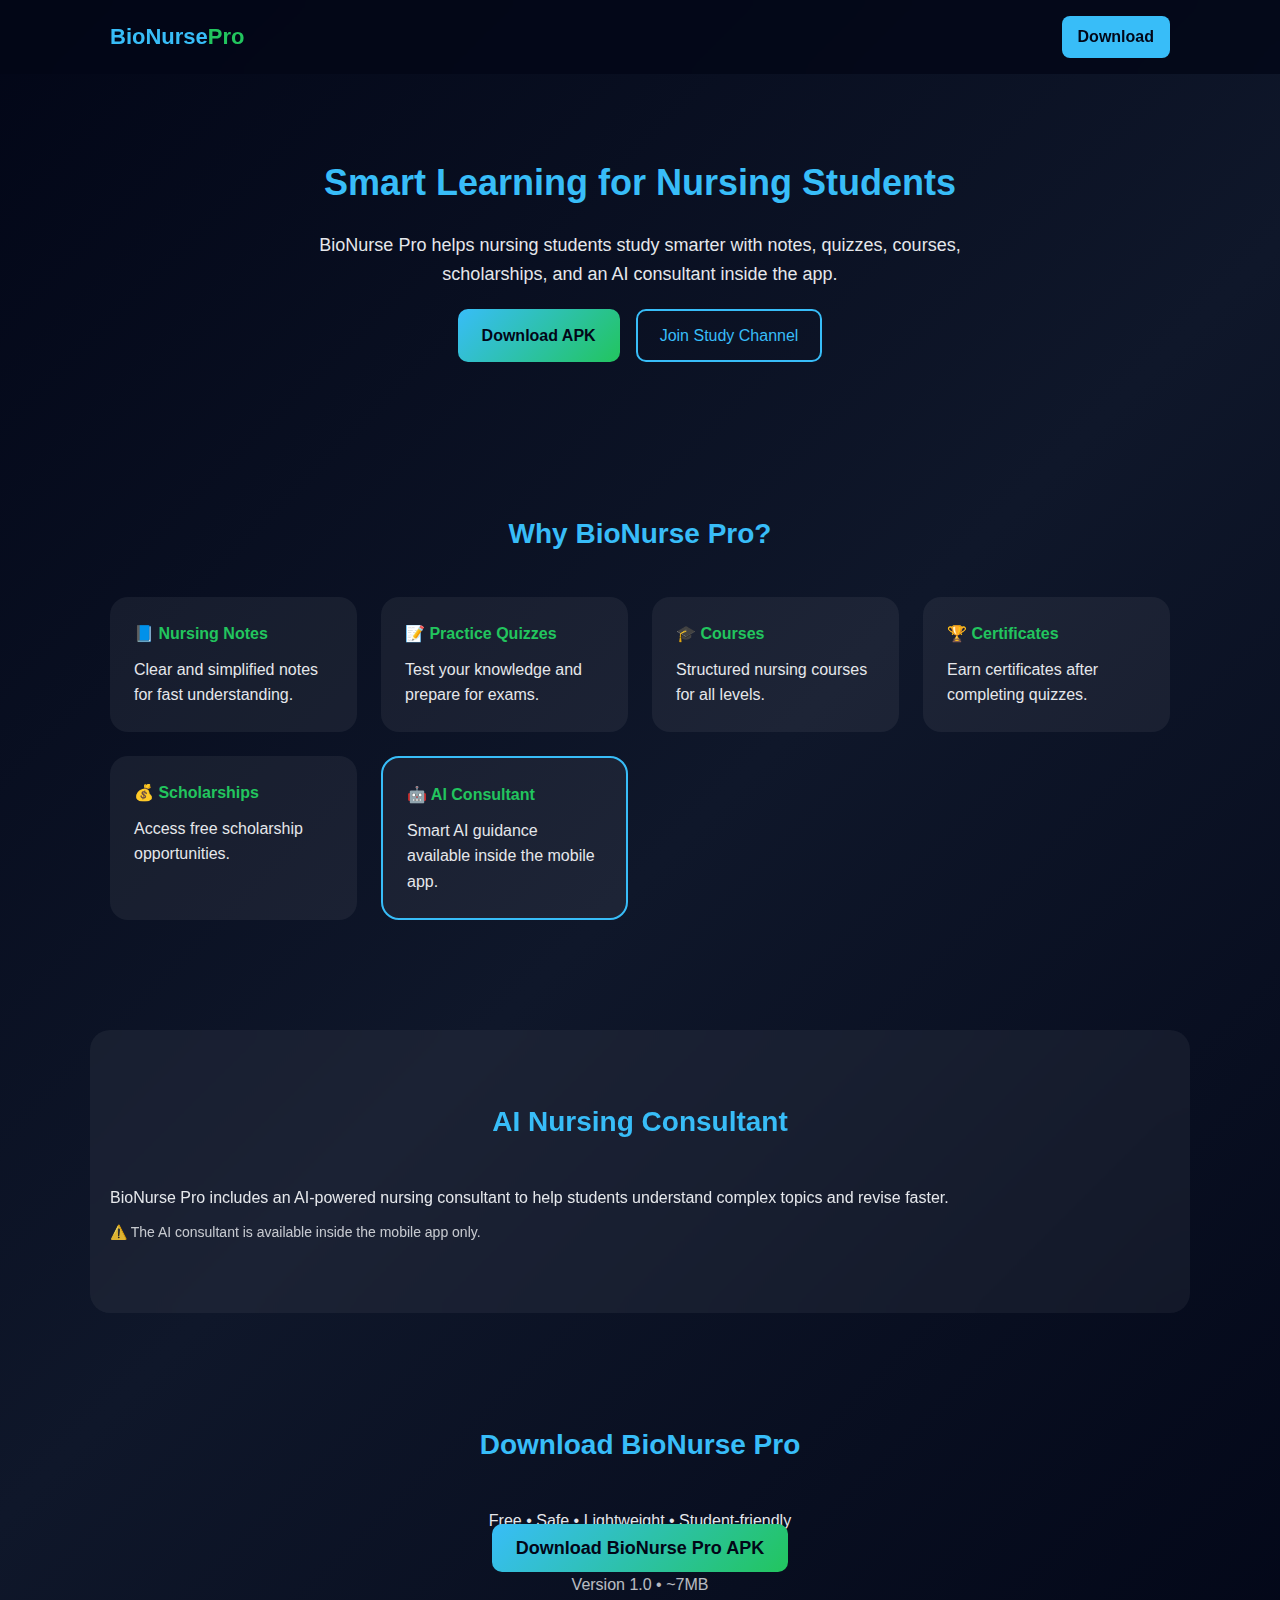
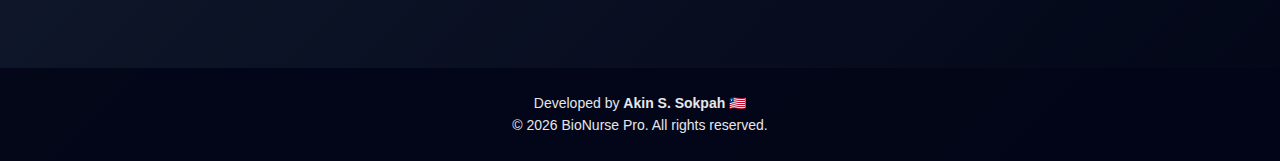
<file: index.html>
<!DOCTYPE html>
<html lang="en">
<head>
  <meta charset="UTF-8" />
  <meta name="viewport" content="width=device-width, initial-scale=1.0" />

  <title>BioNurse Pro – Smart Nursing Study App</title>

  <meta name="description" content="BioNurse Pro is a modern nursing study app with notes, quizzes, courses, scholarships, and an AI nursing consultant inside the app." />

  <link rel="stylesheet" href="style.css" />
</head>
<body>

  <!-- NAVBAR -->
  <header class="navbar">
    <div class="nav-container">
      <h1 class="logo">BioNurse<span>Pro</span></h1>
      <a href="#download" class="nav-btn">Download</a>
    </div>
  </header>

  <!-- HERO -->
  <section class="hero">
    <div class="hero-content">
      <h2>Smart Learning for Nursing Students</h2>
      <p>
        BioNurse Pro helps nursing students study smarter with notes,
        quizzes, courses, scholarships, and an AI consultant inside the app.
      </p>

      <div class="hero-buttons">
        <a
          href="https://github.com/stech-hub/bionurseapk-website/releases/download/v1/myapp.apk"
          target="_blank"
          class="btn-primary"
        >
          Download APK
        </a>

        <a
          href="https://whatsapp.com/channel/0029Vb6qja16buMAUsybF741"
          target="_blank"
          class="btn-outline"
        >
          Join Study Channel
        </a>
      </div>
    </div>
  </section>

  <!-- FEATURES -->
  <section class="section">
    <h3>Why BioNurse Pro?</h3>

    <div class="grid">
      <div class="card">
        <h4>📘 Nursing Notes</h4>
        <p>Clear and simplified notes for fast understanding.</p>
      </div>

      <div class="card">
        <h4>📝 Practice Quizzes</h4>
        <p>Test your knowledge and prepare for exams.</p>
      </div>

      <div class="card">
        <h4>🎓 Courses</h4>
        <p>Structured nursing courses for all levels.</p>
      </div>

      <div class="card">
        <h4>🏆 Certificates</h4>
        <p>Earn certificates after completing quizzes.</p>
      </div>

      <div class="card">
        <h4>💰 Scholarships</h4>
        <p>Access free scholarship opportunities.</p>
      </div>

      <div class="card highlight">
        <h4>🤖 AI Consultant</h4>
        <p>Smart AI guidance available inside the mobile app.</p>
      </div>
    </div>
  </section>

  <!-- AI INFO -->
  <section class="section glass">
    <h3>AI Nursing Consultant</h3>
    <p>
      BioNurse Pro includes an AI-powered nursing consultant
      to help students understand complex topics and revise faster.
    </p>
    <p class="note">
      ⚠️ The AI consultant is available inside the mobile app only.
    </p>
  </section>

  <!-- DOWNLOAD -->
  <section class="section center" id="download">
    <h3>Download BioNurse Pro</h3>
    <p>Free • Safe • Lightweight • Student-friendly</p>

    <a
      href="https://github.com/stech-hub/bionurseapk-website/releases/download/v1/myapp.apk"
      class="btn-primary big"
      target="_blank"
    >
      Download BioNurse Pro APK
    </a>

    <p class="small">Version 1.0 • ~7MB</p>
  </section>

  <!-- FOOTER -->
  <footer class="footer">
    <p>Developed by <strong>Akin S. Sokpah</strong> 🇱🇷</p>
    <p>© 2026 BioNurse Pro. All rights reserved.</p>
  </footer>

  <script src="script.js"></script>
</body>
</html>
</file>
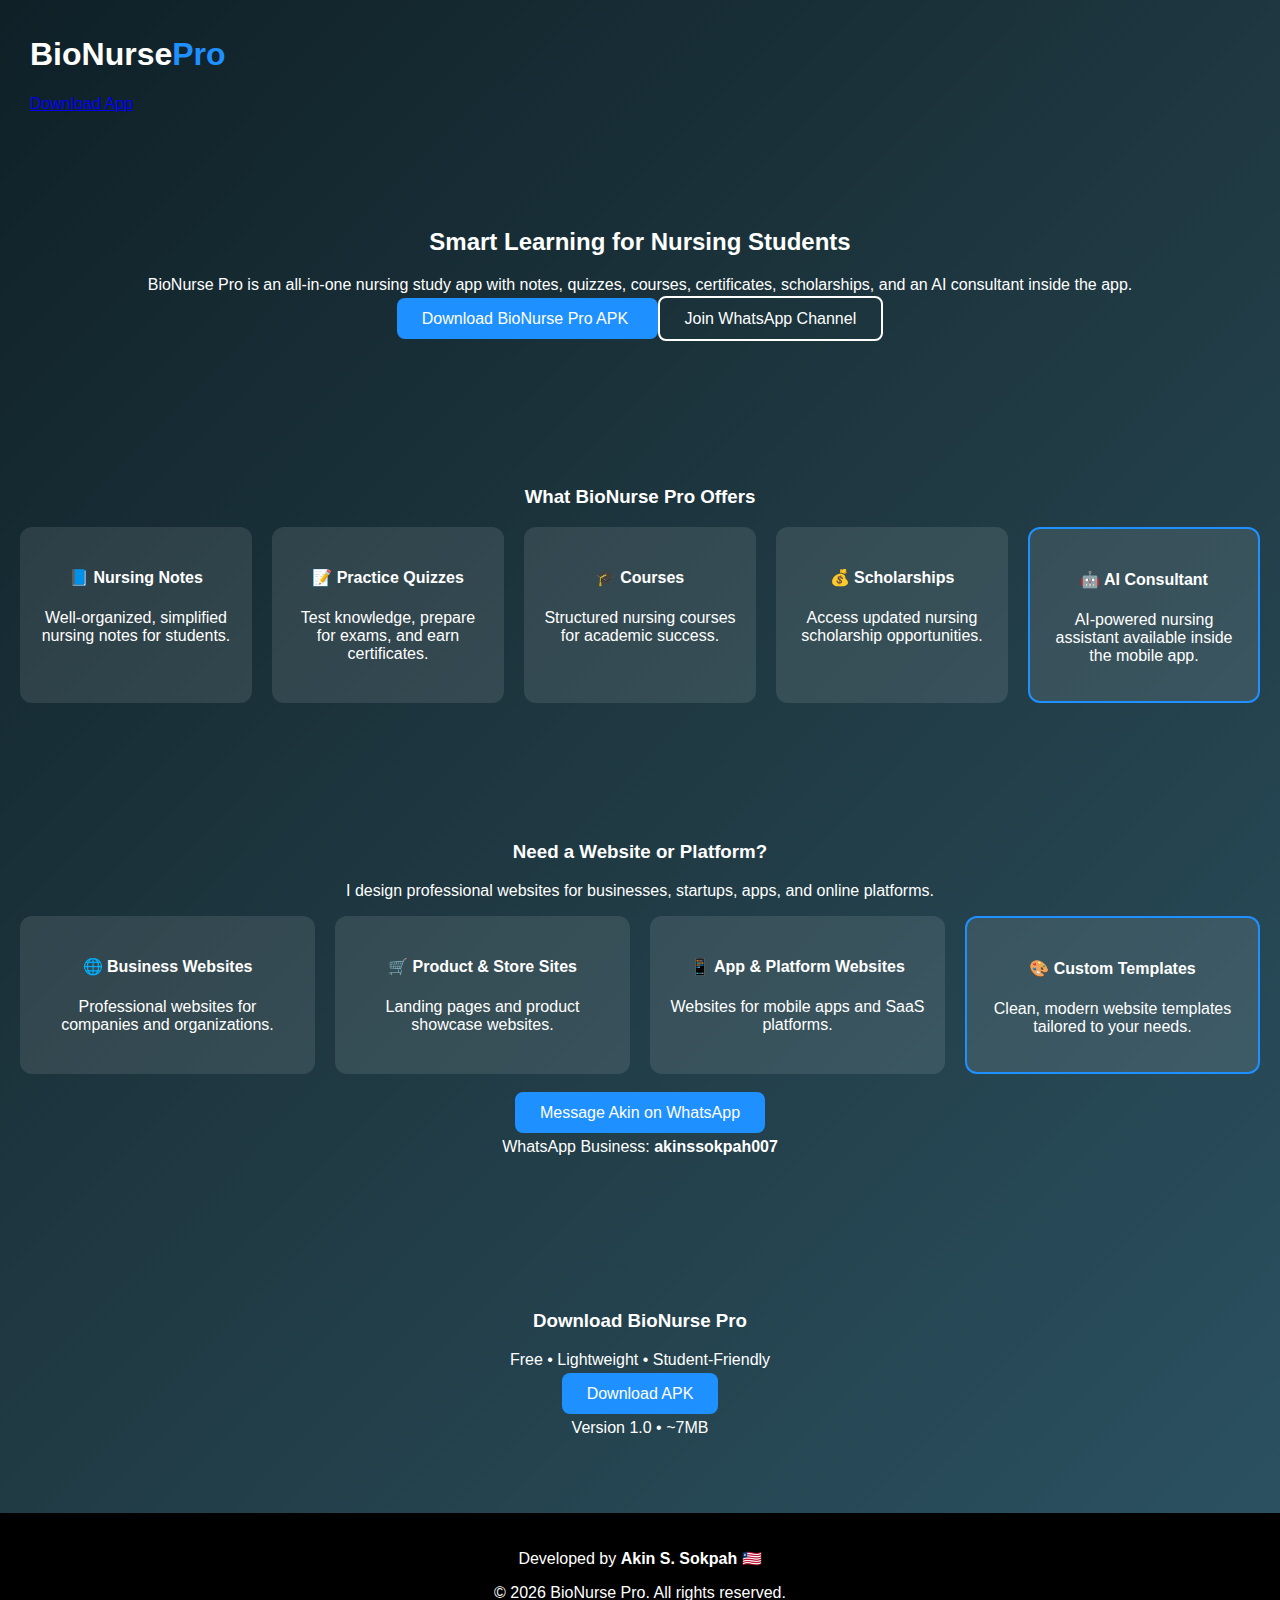
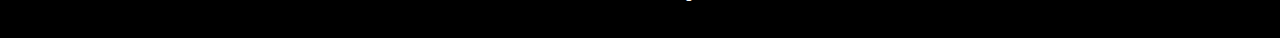
<file: public/index.html>
<!DOCTYPE html>
<html lang="en">
<head>
  <!-- ================= BASIC ================= -->
  <meta charset="UTF-8" />
  <meta name="viewport" content="width=device-width, initial-scale=1.0" />

  <title>BioNurse Pro – Free Nursing Study App for Students Worldwide</title>

  <meta name="description" content="BioNurse Pro is a free nursing study app for nursing and healthcare students worldwide. Get nursing notes, quizzes, courses, certificates, scholarships, and AI consultant inside the app." />

  <meta name="keywords" content="BioNurse Pro, nursing study app, free nursing app, nursing notes app, nursing quiz app, nursing students app, healthcare study app, nursing education app, medical study app" />

  <!-- ================= GOOGLE VERIFY ================= -->
  <meta name="google-site-verification" content="Xph8kvaL-aAkTHe30pd74SqDHgdUFGDx7p3TLie_LTI" />

  <!-- ================= OPEN GRAPH ================= -->
  <meta property="og:title" content="BioNurse Pro – Free Nursing Study App" />
  <meta property="og:description" content="Free nursing study app with notes, quizzes, courses, scholarships, certificates, and AI consultant inside the app." />
  <meta property="og:type" content="website" />
  <meta property="og:url" content="https://bnp-website.vercel.app/" />
  <meta property="og:image" content="https://bnp-website.vercel.app/public/images/bionurse-preview.png" />

  <!-- ================= TWITTER ================= -->
  <meta name="twitter:card" content="summary_large_image" />
  <meta name="twitter:title" content="BioNurse Pro – Nursing Study App" />
  <meta name="twitter:description" content="Free nursing app for students worldwide." />
  <meta name="twitter:image" content="https://bnp-website.vercel.app/public/images/bionurse-preview.png" />

  <link rel="stylesheet" href="style.css" />

  <!-- ================= FAQ SCHEMA ================= -->
  <script type="application/ld+json">
  {
    "@context": "https://schema.org",
    "@type": "FAQPage",
    "mainEntity": [
      {
        "@type": "Question",
        "name": "What is BioNurse Pro?",
        "acceptedAnswer": {
          "@type": "Answer",
          "text": "BioNurse Pro is a free nursing study app for nursing and healthcare students worldwide. It includes notes, quizzes, courses, certificates, scholarships, and an AI consultant inside the app."
        }
      },
      {
        "@type": "Question",
        "name": "Is BioNurse Pro free?",
        "acceptedAnswer": {
          "@type": "Answer",
          "text": "Yes, BioNurse Pro is completely free for students."
        }
      },
      {
        "@type": "Question",
        "name": "Does the website have AI?",
        "acceptedAnswer": {
          "@type": "Answer",
          "text": "No. The AI consultant is available inside the BioNurse Pro mobile app only."
        }
      }
    ]
  }
  </script>
</head>

<body>

  <!-- ================= NAVBAR ================= -->
  <header class="navbar">
    <div class="nav-container">
      <h1 class="logo">BioNurse<span>Pro</span></h1>
      <a href="#download" class="nav-btn">Download App</a>
    </div>
  </header>

  <!-- ================= HERO ================= -->
  <section class="hero">
    <div class="hero-content">
      <h2>Smart Learning for Nursing Students</h2>
      <p>
        BioNurse Pro is an all-in-one nursing study app with notes, quizzes,
        courses, certificates, scholarships, and an AI consultant inside the app.
      </p>

      <div class="hero-buttons">
        <a href="https://github.com/stech-hub/bionurseapk-website/releases/download/v1/myapp.apk"
           target="_blank"
           class="btn-primary">
          Download BioNurse Pro APK
        </a>

        <a href="https://whatsapp.com/channel/0029Vb6qja16buMAUsybF741"
           target="_blank"
           class="btn-outline">
          Join WhatsApp Channel
        </a>
      </div>
    </div>
  </section>

  <!-- ================= FEATURES ================= -->
  <section class="section">
    <h3>What BioNurse Pro Offers</h3>

    <div class="grid">
      <div class="card">
        <h4>📘 Nursing Notes</h4>
        <p>Well-organized, simplified nursing notes for students.</p>
      </div>

      <div class="card">
        <h4>📝 Practice Quizzes</h4>
        <p>Test knowledge, prepare for exams, and earn certificates.</p>
      </div>

      <div class="card">
        <h4>🎓 Courses</h4>
        <p>Structured nursing courses for academic success.</p>
      </div>

      <div class="card">
        <h4>💰 Scholarships</h4>
        <p>Access updated nursing scholarship opportunities.</p>
      </div>

      <div class="card highlight">
        <h4>🤖 AI Consultant</h4>
        <p>AI-powered nursing assistant available inside the mobile app.</p>
      </div>
    </div>
  </section>

  <!-- ================= SERVICES ================= -->
  <section class="section glass">
    <h3>Need a Website or Platform?</h3>

    <p class="center-text">
      I design professional websites for businesses, startups,
      apps, and online platforms.
    </p>

    <div class="grid">
      <div class="card">
        <h4>🌐 Business Websites</h4>
        <p>Professional websites for companies and organizations.</p>
      </div>

      <div class="card">
        <h4>🛒 Product & Store Sites</h4>
        <p>Landing pages and product showcase websites.</p>
      </div>

      <div class="card">
        <h4>📱 App & Platform Websites</h4>
        <p>Websites for mobile apps and SaaS platforms.</p>
      </div>

      <div class="card highlight">
        <h4>🎨 Custom Templates</h4>
        <p>Clean, modern website templates tailored to your needs.</p>
      </div>
    </div>

    <div class="center-text" style="margin-top: 30px;">
      <a href="https://wa.me/231777789356?text=Hello%20Akin%2C%20I%20need%20a%20website."
         target="_blank"
         class="btn-primary big">
        Message Akin on WhatsApp
      </a>
      <p class="small">WhatsApp Business: <strong>akinssokpah007</strong></p>
    </div>
  </section>

  <!-- ================= DOWNLOAD ================= -->
  <section class="section center" id="download">
    <h3>Download BioNurse Pro</h3>
    <p>Free • Lightweight • Student-Friendly</p>

    <a href="https://github.com/stech-hub/bionurseapk-website/releases/download/v1/myapp.apk"
       target="_blank"
       class="btn-primary big">
      Download APK
    </a>

    <p class="small">Version 1.0 • ~7MB</p>
  </section>

  <!-- ================= FOOTER ================= -->
  <footer class="footer">
    <p>Developed by <strong>Akin S. Sokpah</strong> 🇱🇷</p>
    <p>© 2026 BioNurse Pro. All rights reserved.</p>
  </footer>

  <!-- ================= AI ASSISTANT ================= -->
  <script src="script.js"></script>

</body>
</html>
</file>
<file: style.css>
* {
  margin: 0;
  padding: 0;
  box-sizing: border-box;
  font-family: "Segoe UI", Tahoma, sans-serif;
}

body {
  background: linear-gradient(135deg, #020617, #0f172a, #020617);
  color: #e5e7eb;
  line-height: 1.6;
}

/* NAVBAR */
.navbar {
  background: rgba(2, 6, 23, 0.8);
  backdrop-filter: blur(10px);
  position: sticky;
  top: 0;
  z-index: 100;
}

.nav-container {
  max-width: 1100px;
  margin: auto;
  padding: 16px 20px;
  display: flex;
  justify-content: space-between;
  align-items: center;
}

.logo {
  color: #38bdf8;
  font-size: 22px;
}

.logo span {
  color: #22c55e;
}

.nav-btn {
  background: #38bdf8;
  color: #020617;
  padding: 8px 16px;
  border-radius: 8px;
  text-decoration: none;
  font-weight: bold;
}

/* HERO */
.hero {
  padding: 80px 20px;
  text-align: center;
}

.hero-content {
  max-width: 700px;
  margin: auto;
}

.hero h2 {
  font-size: 36px;
  color: #38bdf8;
}

.hero p {
  margin: 20px 0;
  font-size: 18px;
}

.hero-buttons {
  display: flex;
  gap: 16px;
  justify-content: center;
  flex-wrap: wrap;
}

/* BUTTONS */
.btn-primary {
  background: linear-gradient(135deg, #38bdf8, #22c55e);
  color: #020617;
  padding: 14px 24px;
  border-radius: 10px;
  text-decoration: none;
  font-weight: bold;
}

.btn-primary.big {
  font-size: 18px;
}

.btn-outline {
  border: 2px solid #38bdf8;
  color: #38bdf8;
  padding: 12px 22px;
  border-radius: 10px;
  text-decoration: none;
}

/* SECTIONS */
.section {
  max-width: 1100px;
  margin: auto;
  padding: 70px 20px;
}

.section h3 {
  text-align: center;
  color: #38bdf8;
  margin-bottom: 40px;
  font-size: 28px;
}

.section.center {
  text-align: center;
}

.section.glass {
  background: rgba(255, 255, 255, 0.05);
  border-radius: 20px;
  margin: 40px auto;
  backdrop-filter: blur(12px);
}

/* GRID */
.grid {
  display: grid;
  grid-template-columns: repeat(auto-fit, minmax(230px, 1fr));
  gap: 24px;
}

.card {
  background: rgba(255, 255, 255, 0.06);
  border-radius: 18px;
  padding: 24px;
  transition: transform 0.3s ease;
}

.card:hover {
  transform: translateY(-6px);
}

.card h4 {
  margin-bottom: 10px;
  color: #22c55e;
}

.card.highlight {
  border: 2px solid #38bdf8;
}

/* FOOTER */
.footer {
  background: rgba(2, 6, 23, 0.9);
  text-align: center;
  padding: 24px;
  font-size: 14px;
}

.small {
  margin-top: 10px;
  opacity: 0.8;
}

.note {
  margin-top: 10px;
  font-size: 14px;
  opacity: 0.85;
}
</file>
<file: public/style.css>
body {
  margin: 0;
  font-family: Arial, sans-serif;
  background: linear-gradient(135deg, #0f2027, #203a43, #2c5364);
  color: #fff;
}

.navbar {
  display: flex;
  justify-content: space-between;
  padding: 15px 30px;
}

.logo span {
  color: #1e90ff;
}

.hero {
  text-align: center;
  padding: 80px 20px;
}

.section {
  padding: 60px 20px;
  text-align: center;
}

.grid {
  display: grid;
  grid-template-columns: repeat(auto-fit, minmax(200px, 1fr));
  gap: 20px;
}

.card {
  background: rgba(255,255,255,0.1);
  padding: 20px;
  border-radius: 12px;
}

.highlight {
  border: 2px solid #1e90ff;
}

.btn-primary {
  background: #1e90ff;
  padding: 12px 25px;
  border-radius: 8px;
  color: white;
  text-decoration: none;
}

.btn-outline {
  border: 2px solid white;
  padding: 12px 25px;
  border-radius: 8px;
  color: white;
  text-decoration: none;
}

.footer {
  padding: 20px;
  text-align: center;
  background: #000;
}

#assistantIcon {
  position: fixed;
  bottom: 20px;
  right: 20px;
  background: #1e90ff;
  padding: 15px;
  border-radius: 50%;
  cursor: pointer;
}
</file>
